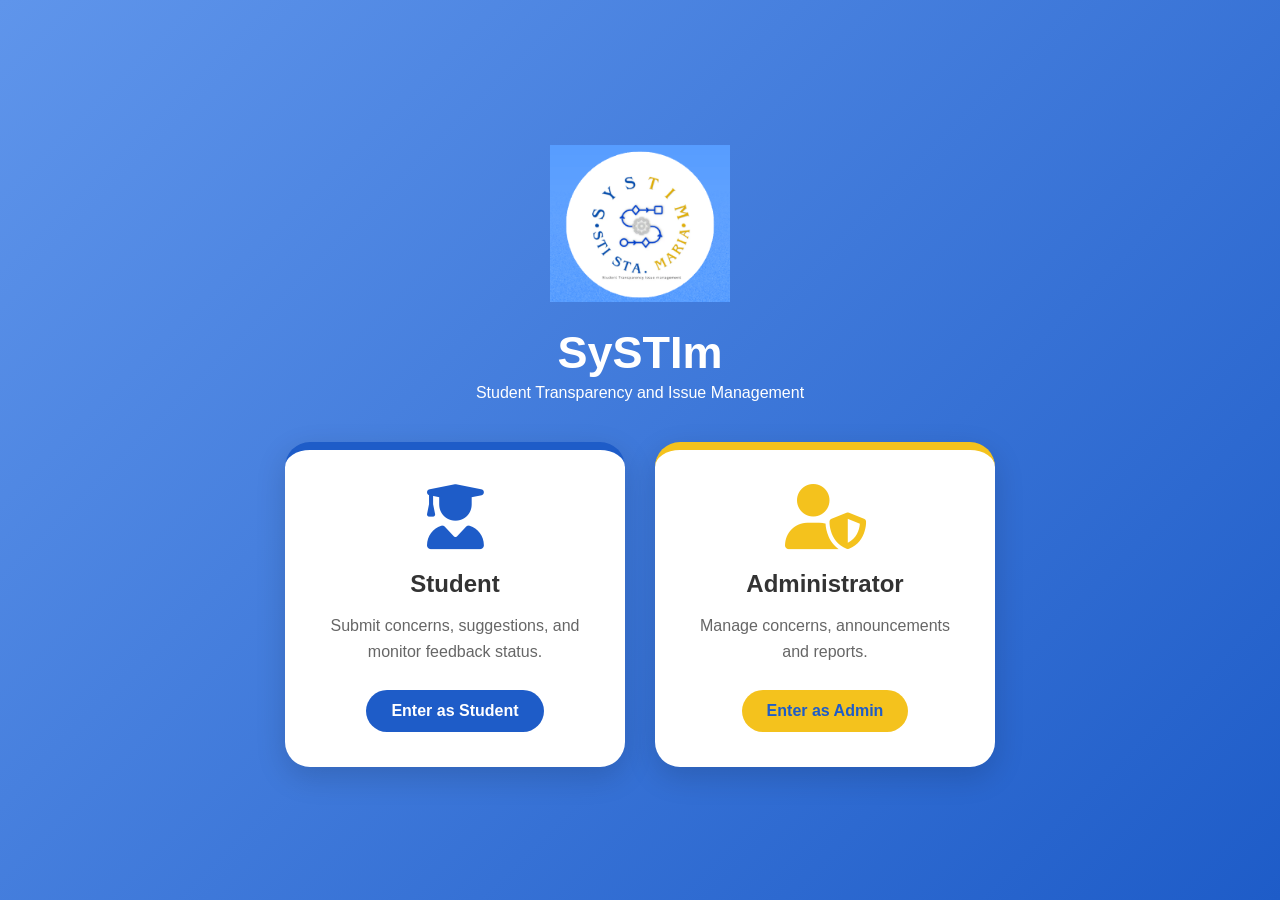
<file: index.html>
<!DOCTYPE html>
<html lang="en">
<head>
    <meta charset="UTF-8">
    <meta name="viewport" content="width=device-width, initial-scale=1.0">
    <title>SySTIm</title>

    <link rel="stylesheet" href="style.css">

    <link rel="stylesheet"
    href="https://cdnjs.cloudflare.com/ajax/libs/font-awesome/6.5.1/css/all.min.css">
</head>
<body>

<div class="container">

    <div class="logo-section">
        <img src="image.png" alt="Campus Pulse Logo">

        <h1>SySTIm</h1>

        <p>
            Student Transparency and Issue Management
        </p>
    </div>

    <div class="cards-container">

        <div class="card student-card">

            <i class="fas fa-user-graduate"></i>

            <h2>Student</h2>

            <p>
                Submit concerns, suggestions,
                and monitor feedback status.
            </p>

            <a href="student-login.html">
                Enter as Student
            </a>

        </div>

        <div class="card admin-card">

            <i class="fas fa-user-shield"></i>

            <h2>Administrator</h2>

            <p>
                Manage concerns,
                announcements and reports.
            </p>

            <a href="admin-login.html">
                Enter as Admin
            </a>

        </div>

    </div>

</div>

</body>
</html>
</file>
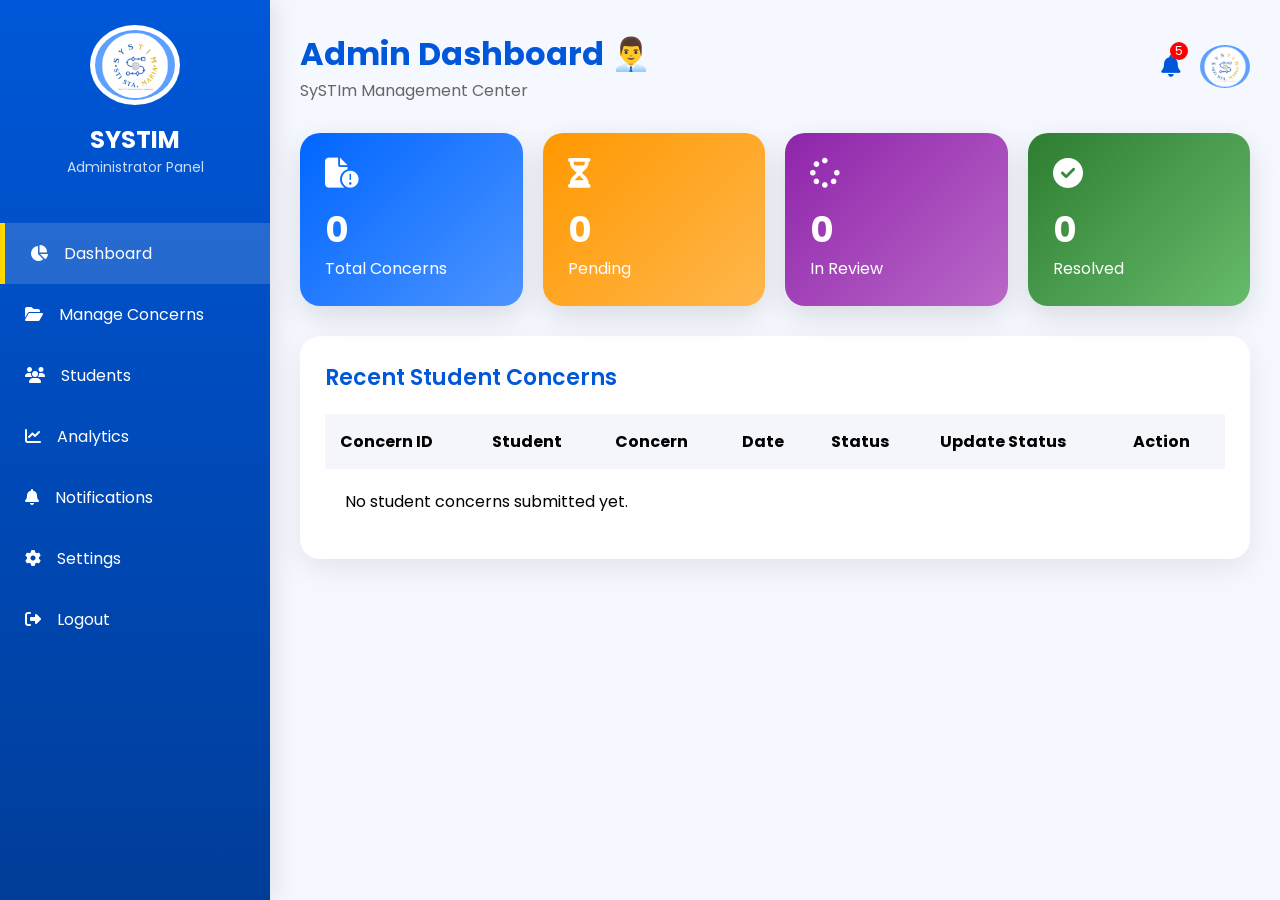
<file: admin-dashboard.html>
<!DOCTYPE html>
<html lang="en">
<head>
<meta charset="UTF-8">
<meta name="viewport" content="width=device-width, initial-scale=1.0">
<title>SYSTIM Admin Dashboard</title>

<link rel="stylesheet" href="admin-dashboard.css">

<link href="https://fonts.googleapis.com/css2?family=Poppins:wght@300;400;500;600;700&display=swap" rel="stylesheet">

<link rel="stylesheet"
href="https://cdnjs.cloudflare.com/ajax/libs/font-awesome/6.5.1/css/all.min.css">

</head>
<body>

<div class="sidebar">

    <div class="logo">
        <img src="image.png" alt="Logo">
        <h2>SYSTIM</h2>
        <p>Administrator Panel</p>
    </div>

    <ul>

        <li class="active">
            <i class="fas fa-chart-pie"></i>
            Dashboard
        </li>

        <li>
            <i class="fas fa-folder-open"></i>
            Manage Concerns
        </li>

        <li>
    <a href="students.html">
        <i class="fas fa-users"></i>
        Students
    </a>
</li>

        <li>
            <i class="fas fa-chart-line"></i>
            Analytics
        </li>

        <li>
            <i class="fas fa-bell"></i>
            Notifications
        </li>

        <li>
            <i class="fas fa-gear"></i>
            Settings
        </li>

        <li onclick="logout()">
            <i class="fas fa-right-from-bracket"></i>
            Logout
        </li>

    </ul>

</div>

<div class="main-content">

    <div class="topbar">

        <div>
            <h1>Admin Dashboard 👨‍💼</h1>
            <p>SySTIm Management Center</p>
        </div>

        <div class="profile">

            <div class="notification">
                <i class="fas fa-bell"></i>
                <span>5</span>
            </div>

            <img src="image.png" alt="Profile">

        </div>

    </div>

    
<!-- DASHBOARD CARDS -->

<div class="cards">

    <div class="card blue">
        <i class="fas fa-file-circle-exclamation"></i>
        <h2 id="totalCount">0</h2>
        <p>Total Concerns</p>
    </div>

    <div class="card orange">
        <i class="fas fa-hourglass-half"></i>
        <h2 id="pendingCount">0</h2>
        <p>Pending</p>
    </div>

    <div class="card purple">
        <i class="fas fa-spinner"></i>
        <h2 id="reviewCount">0</h2>
        <p>In Review</p>
    </div>

    <div class="card green">
        <i class="fas fa-circle-check"></i>
        <h2 id="resolvedCount">0</h2>
        <p>Resolved</p>
    </div>

</div>


<!-- MANAGE CONCERNS -->

<div class="table-container">

    <div class="section-title">
        Recent Student Concerns
    </div>

    <table>

        <thead>
            <tr>
                <th>Concern ID</th>
                <th>Student</th>
                <th>Concern</th>
                <th>Date</th>
                <th>Status</th>
                <th>Update Status</th>
                <th>Action</th>
            </tr>
        </thead>

        <tbody id="adminConcernList">

        </tbody>

    </table>

    <p id="emptyMessage" style="display:none; padding:20px;">
        No student concerns submitted yet.
    </p>

</div>


<script>

// LOAD ALL CONCERNS

function loadAdminConcerns() {

    let concerns = JSON.parse(
        localStorage.getItem("systimConcerns")
    ) || [];

    let table = document.getElementById("adminConcernList");

    table.innerHTML = "";

    let pending = 0;
    let review = 0;
    let resolved = 0;

    concerns.forEach(function(concern) {

        if (concern.status === "Pending") pending++;
        if (concern.status === "In Review") review++;
        if (concern.status === "Resolved") resolved++;

        let row = document.createElement("tr");

        let id = document.createElement("td");
        id.textContent = "#" + concern.id;

        let student = document.createElement("td");
        student.textContent = concern.studentName || "Student";

        let subject = document.createElement("td");
        subject.textContent = concern.subject;

        let date = document.createElement("td");
        date.textContent = concern.date;

        let statusCell = document.createElement("td");
        let badge = document.createElement("span");

        badge.className = "status " +
            (concern.status === "Pending" ? "pending" :
            concern.status === "In Review" ? "review" : "resolved");

        badge.textContent = concern.status;
        statusCell.appendChild(badge);

        let updateCell = document.createElement("td");
        let select = document.createElement("select");

        ["Pending", "In Review", "Resolved"].forEach(function(status) {

            let option = document.createElement("option");
            option.value = status;
            option.textContent = status;
            option.selected = concern.status === status;

            select.appendChild(option);

        });

        select.addEventListener("change", function() {
            updateConcernStatus(concern.id, select.value);
        });

        updateCell.appendChild(select);

        let actionCell = document.createElement("td");
        let viewButton = document.createElement("button");

        viewButton.textContent = "View";
        viewButton.className = "view-btn";

        viewButton.addEventListener("click", function() {
            viewConcern(concern.id);
        });

        actionCell.appendChild(viewButton);

        [id, student, subject, date, statusCell, updateCell, actionCell]
            .forEach(cell => row.appendChild(cell));

        table.appendChild(row);

    });

    document.getElementById("totalCount").textContent = concerns.length;
    document.getElementById("pendingCount").textContent = pending;
    document.getElementById("reviewCount").textContent = review;
    document.getElementById("resolvedCount").textContent = resolved;

    document.getElementById("emptyMessage").style.display =
        concerns.length === 0 ? "block" : "none";
}


// UPDATE STATUS

function updateConcernStatus(id, newStatus) {

    let concerns = JSON.parse(
        localStorage.getItem("systimConcerns")
    ) || [];

    let concern = concerns.find(item => item.id === id);

    if (!concern) return;

    concern.status = newStatus;

    localStorage.setItem(
        "systimConcerns",
        JSON.stringify(concerns)
    );

    alert("Status updated successfully!");

    loadAdminConcerns();

}


// VIEW DETAILS

function viewConcern(id) {

    let concerns = JSON.parse(
        localStorage.getItem("systimConcerns")
    ) || [];

    let concern = concerns.find(item => item.id === id);

    if (!concern) return;

    alert(
        "CONCERN DETAILS\n\n" +
        "ID: " + concern.id + "\n" +
        "Category: " + concern.category + "\n" +
        "Subject: " + concern.subject + "\n" +
        "Details: " + concern.details + "\n" +
        "Date: " + concern.date + "\n" +
        "Status: " + concern.status
    );

}


// LOGOUT

function logout() {

    if (confirm("Are you sure you want to logout?")) {
        window.location.href = "admin-login.html";
    }

}


// AUTOMATIC REFRESH

window.addEventListener("storage", function(event) {

    if (event.key === "systimConcerns") {
        loadAdminConcerns();
    }

});


// INITIAL LOAD

loadAdminConcerns();

</script>

</body>
</html>



<script>

function logout(){

    if(confirm("Are you sure you want to logout?")){

        window.location.href = "admin-login.html";

    }

}

</script>

</body>
</html>
</file>
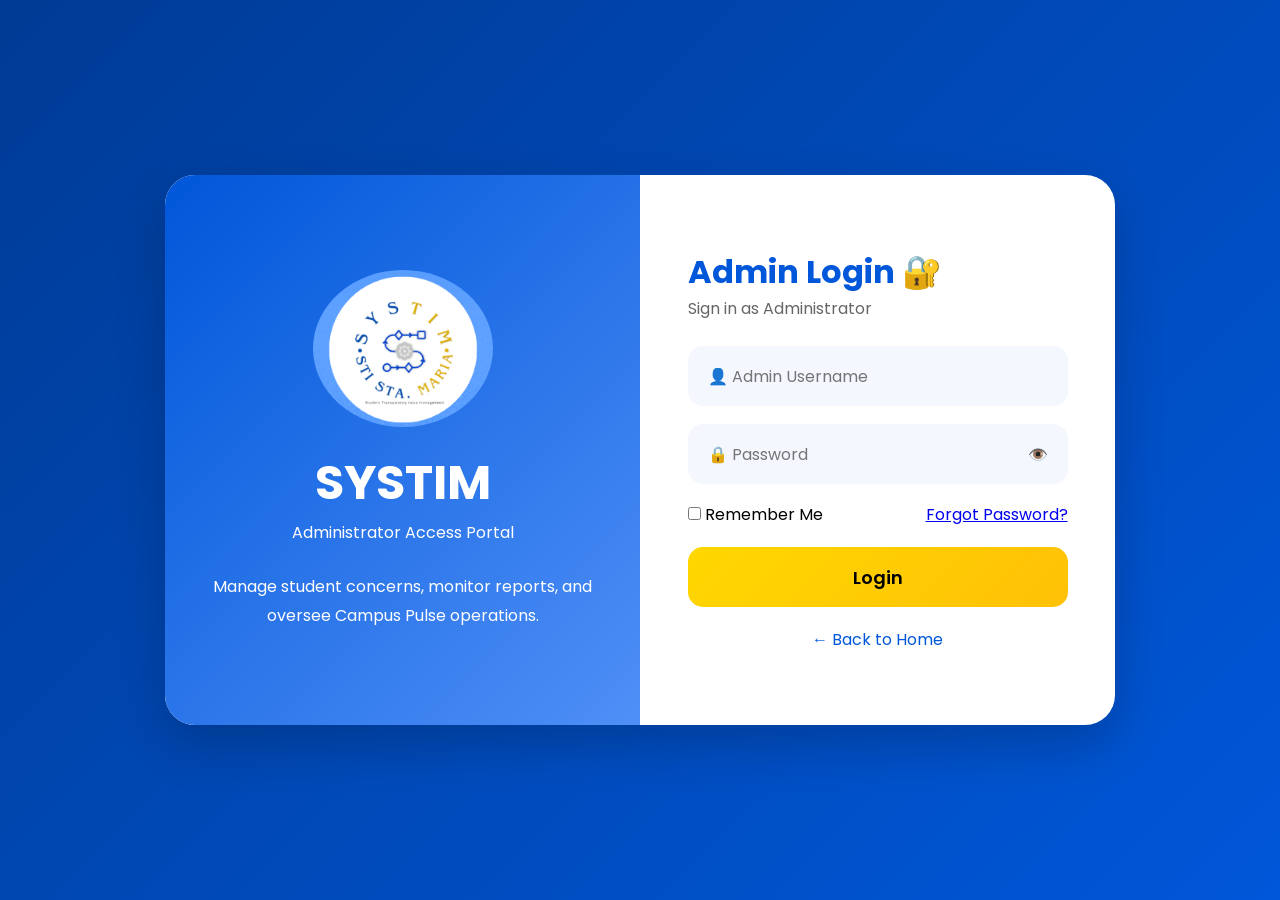
<file: admin-login.html>
<!DOCTYPE html>
<html lang="en">
<head>
    <meta charset="UTF-8">
    <meta name="viewport" content="width=device-width, initial-scale=1.0">
    <title>Admin Login | SYSTIM</title>

    <link rel="stylesheet" href="admin-login.css">

    <link href="https://fonts.googleapis.com/css2?family=Poppins:wght@300;400;500;600;700&display=swap" rel="stylesheet">
</head>
<body>

<div class="container">

    <div class="left">

        <img src="image.png" alt="SYSTIM Logo">

        <h1>SYSTIM</h1>

        <p>Administrator Access Portal</p>

        <br>

        <p>
            Manage student concerns, monitor reports, and oversee Campus Pulse operations.
        </p>

    </div>

    <div class="right">

        <div class="login-box">

            <h2>Admin Login 🔐</h2>

            <p>Sign in as Administrator</p>

            <div class="input-group">
                <input type="text"
                id="adminUsername"
                placeholder="👤 Admin Username">
            </div>

            <div class="input-group password-group">

                <input
                type="password"sdfhjkl;''
                id="adminPassword"
                placeholder="🔒 Password">

                <span
                class="toggle-password"
                onclick="togglePassword()">
                👁️
                </span>

            </div>

            <div class="remember">

                <label>
                    <input type="checkbox">
                    Remember Me
                </label>

                <a href="#">
                    Forgot Password?
                </a>

            </div>

            <button class="login-btn"
            onclick="adminLogin()">

                Login

            </button>

            <div class="links">

                <a href="index.html">
                    ← Back to Home
                </a>

            </div>

        </div>

    </div>

</div>

<script>

function adminLogin(){

    const username =
    document.getElementById("adminUsername").value;

    const password =
    document.getElementById("adminPassword").value;

    if(username === ""){
        alert("Enter admin username.");
        return;
    }

    if(password === ""){
        alert("Enter password.");
        return;
    }

    window.location.href =
    "admin-dashboard.html";

}

function togglePassword(){

    const password =
    document.getElementById("adminPassword");

    const eye =
    document.querySelector(".toggle-password");

    if(password.type === "password"){

        password.type = "text";
        eye.innerHTML = "🙈";

    }else{

        password.type = "password";
        eye.innerHTML = "👁️";

    }
}

</script>

</body>
</html>
</file>
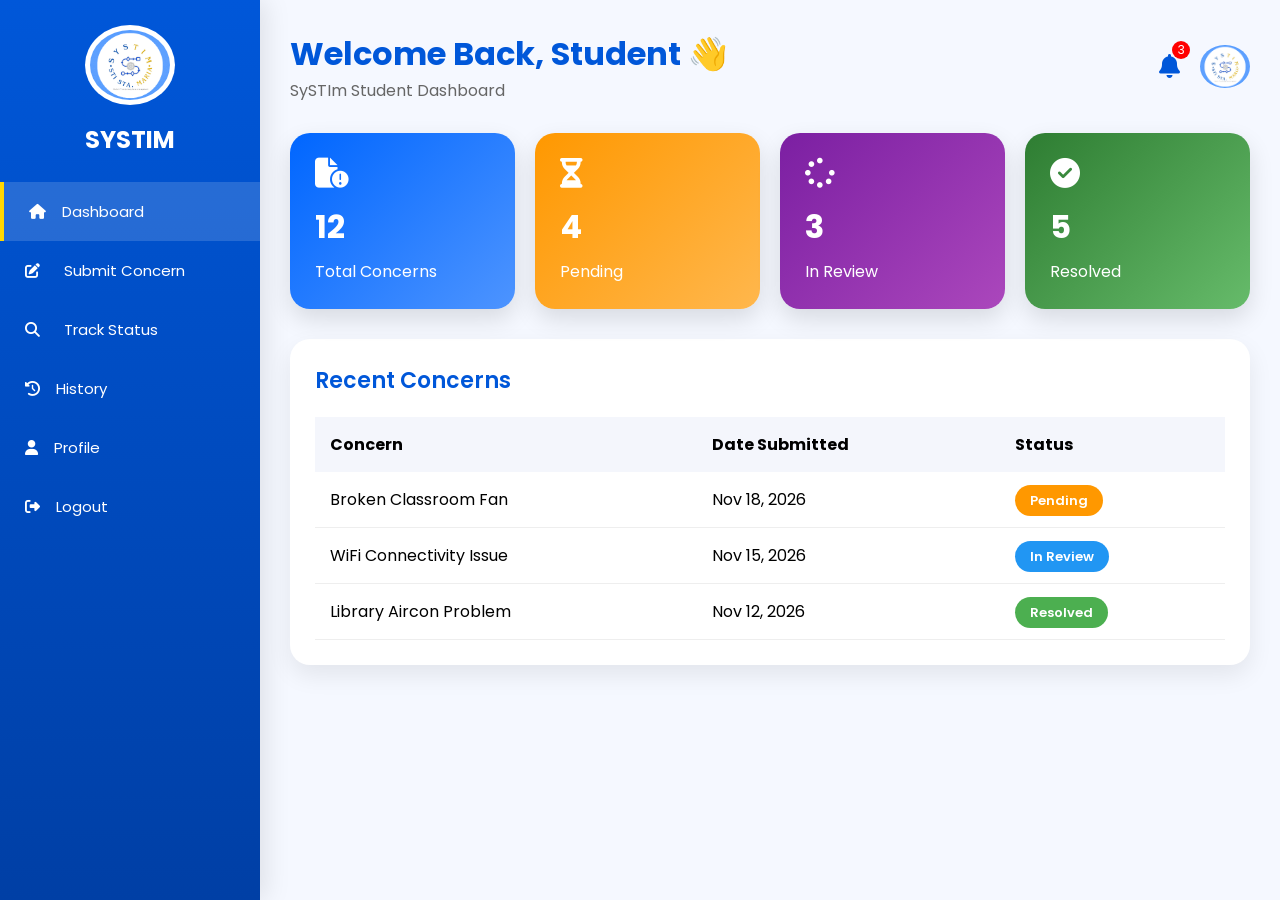
<file: student-dashboard.html>
<!DOCTYPE html>
<html lang="en">
<head>
<meta charset="UTF-8">
<meta name="viewport" content="width=device-width, initial-scale=1.0">

<title>SYSTIM Student Dashboard</title>

<link rel="stylesheet" href="student-dashboard.css">

<link href="https://fonts.googleapis.com/css2?family=Poppins:wght@300;400;500;600;700&display=swap" rel="stylesheet">

<link rel="stylesheet"
href="https://cdnjs.cloudflare.com/ajax/libs/font-awesome/6.5.1/css/all.min.css">

</head>

<body>

<div class="sidebar">

    <div class="logo">
        <img src="image.png" alt="Logo">
        <h2>SYSTIM</h2>
    </div>

    <ul>

        <li class="active">
            <i class="fas fa-house"></i>
            Dashboard
        </li>

        <li>
    <a href="submit-concern.html">
        <i class="fas fa-pen-to-square"></i>
        Submit Concern
    </a>
</li>

        <li>
    <a href="track-status.html">
        <i class="fas fa-magnifying-glass"></i>
        Track Status
    </a>
</li>

        <li>
            <i class="fas fa-clock-rotate-left"></i>
            History
        </li>

        <li>
            <i class="fas fa-user"></i>
            Profile
        </li>

        <li>
            <i class="fas fa-right-from-bracket"></i>
            Logout
        </li>

    </ul>

</div>

<div class="main-content">

    <div class="topbar">

        <div>
            <h1>Welcome Back, Student 👋</h1>
            <p>SySTIm Student Dashboard</p>
        </div>

        <div class="top-icons">

            <div class="notification">
                <i class="fas fa-bell"></i>
                <span>3</span>
            </div>

            <img src="image.png" alt="Profile">

        </div>

    </div>

    <!-- CARDS -->

    <div class="cards">

        <div class="card blue">
            <i class="fas fa-file-circle-exclamation"></i>
            <h2>12</h2>
            <p>Total Concerns</p>
        </div>

        <div class="card orange">
            <i class="fas fa-hourglass-half"></i>
            <h2>4</h2>
            <p>Pending</p>
        </div>

        <div class="card purple">
            <i class="fas fa-spinner"></i>
            <h2>3</h2>
            <p>In Review</p>
        </div>

        <div class="card green">
            <i class="fas fa-circle-check"></i>
            <h2>5</h2>
            <p>Resolved</p>
        </div>

    </div>

    <!-- RECENT CONCERNS -->

    <div class="table-container">

        <div class="section-title">
            Recent Concerns
        </div>

        <table>

            <thead>

                <tr>
                    <th>Concern</th>
                    <th>Date Submitted</th>
                    <th>Status</th>
                </tr>

            </thead>

            <tbody>

                <tr>
                    <td>Broken Classroom Fan</td>
                    <td>Nov 18, 2026</td>
                    <td><span class="status pending">Pending</span></td>
                </tr>

                <tr>
                    <td>WiFi Connectivity Issue</td>
                    <td>Nov 15, 2026</td>
                    <td><span class="status review">In Review</span></td>
                </tr>

                <tr>
                    <td>Library Aircon Problem</td>
                    <td>Nov 12, 2026</td>
                    <td><span class="status resolved">Resolved</span></td>
                </tr>

            </tbody>

        </table>

    </div>

</div>

</body>
</html>
</file>
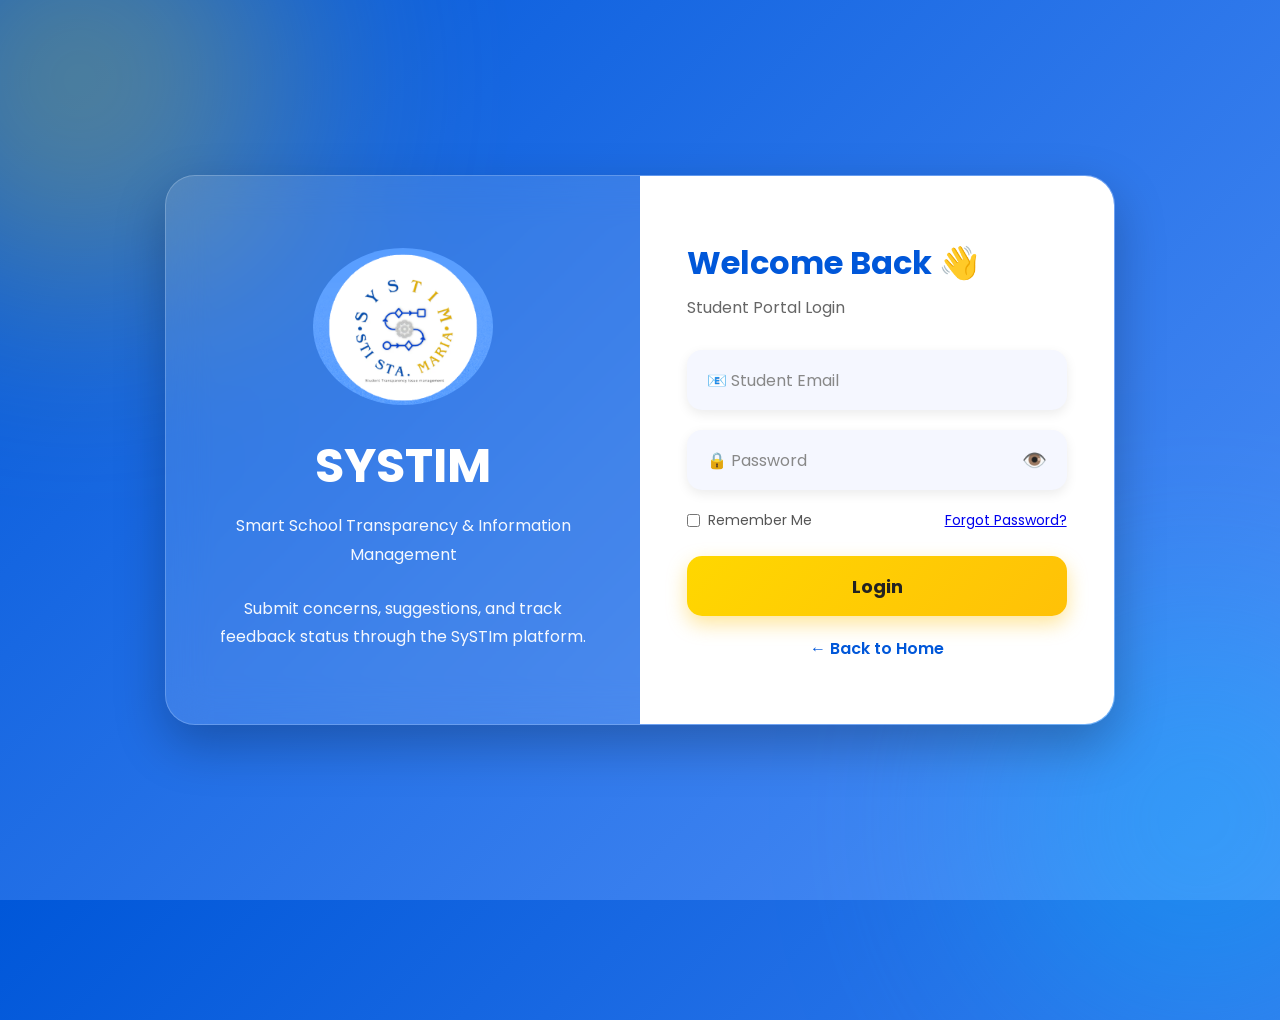
<file: student-login.html>
<!DOCTYPE html>
<html lang="en">
<head>
    <meta charset="UTF-8">
    <meta name="viewport" content="width=device-width, initial-scale=1.0">

    <title>Student Login | SYSTIM</title>

    <link rel="stylesheet" href="student-login.css">

    <link href="https://fonts.googleapis.com/css2?family=Poppins:wght@300;400;500;600;700&display=swap" rel="stylesheet">
</head>

<body>

    <div class="container">

        <!-- LEFT SIDE -->

        <div class="left">

            <img src="image.png" alt="SYSTIM Logo">

            <h1>SYSTIM</h1>

            <p>
                Smart School Transparency & Information Management
            </p>

            <br>

            <p>
                Submit concerns, suggestions, and track feedback status through the SySTIm platform.
            </p>

        </div>

        <!-- RIGHT SIDE -->

        <div class="right">

            <div class="login-box">

                <h2>Welcome Back 👋</h2>

                <p>Student Portal Login</p>

                <!-- Email -->

                <div class="input-group">
                    <input
                        type="email"
                        id="email"
                        placeholder="📧 Student Email"
                        required
                    >
                </div>

                <!-- Password -->

                <div class="input-group password-group">

                    <input
                        type="password"
                        id="password"
                        placeholder="🔒 Password"
                        required
                    >

                    <span
                        class="toggle-password"
                        onclick="togglePassword()"
                    >
                        👁️
                    </span>

                </div>

                <!-- Remember Me -->

                <div class="remember">

                    <label>
                        <input type="checkbox">
                        Remember Me
                    </label>

                    <a href="#">
                        Forgot Password?
                    </a>

                </div>

                <!-- Login Button -->

                <button class="login-btn" onclick="loginStudent()">
    Login
</button>

                

                <div class="links">
                    <a href="index.html">
                        ← Back to Home
                    </a>
                </div>

            </div>

        </div>

    </div>

    <script>

/* =================================
   SYSTIM STUDENT LOGIN
================================= */

// SHOW / HIDE PASSWORD

function togglePassword() {

    const password = document.getElementById("password");
    const icon = document.querySelector(".toggle-password");

    if (password.type === "password") {
        password.type = "text";
        icon.innerHTML = "🙈";
    } else {
        password.type = "password";
        icon.innerHTML = "👁️";
    }

}


// STUDENT LOGIN

function loginStudent() {

    const email = document.getElementById("email").value.trim().toLowerCase();
    const password = document.getElementById("password").value;

    // VALIDATION

    if (email === "") {
        alert("Please enter your student email.");
        return;
    }

    if (password === "") {
        alert("Please enter your password.");
        return;
    }

    // GET EXISTING STUDENTS

    let students = JSON.parse(
        localStorage.getItem("systimStudents")
    ) || [];

    // FIND EXISTING STUDENT

    let existingStudent = students.find(function(student) {
        return student.email.toLowerCase() === email;
    });

    // STUDENT INFORMATION

    let studentId = existingStudent
        ? existingStudent.studentId
        : email;

    let studentName = existingStudent
        ? existingStudent.name
        : "Student";

    let loginDate = new Date().toLocaleString("en-PH");

    // UPDATE EXISTING STUDENT

    if (existingStudent) {

        existingStudent.lastLogin = loginDate;
        existingStudent.status = "Logged In";

    }

    // REGISTER NEW LOGIN RECORD

    else {

        students.push({

            studentId: studentId,
            name: studentName,
            email: email,
            lastLogin: loginDate,
            concernCount: 0,
            status: "Logged In"

        });

    }

    // SAVE STUDENT RECORDS

    localStorage.setItem(
        "systimStudents",
        JSON.stringify(students)
    );

    // SAVE CURRENT STUDENT SESSION

    localStorage.setItem(
        "systimCurrentStudent",
        JSON.stringify({

            studentId: studentId,
            name: studentName,
            email: email

        })
    );

    alert("Login successful!");

    // GO TO STUDENT DASHBOARD

    window.location.href = "student-dashboard.html";

}

    </script>

    

</body>
</html>
</file>
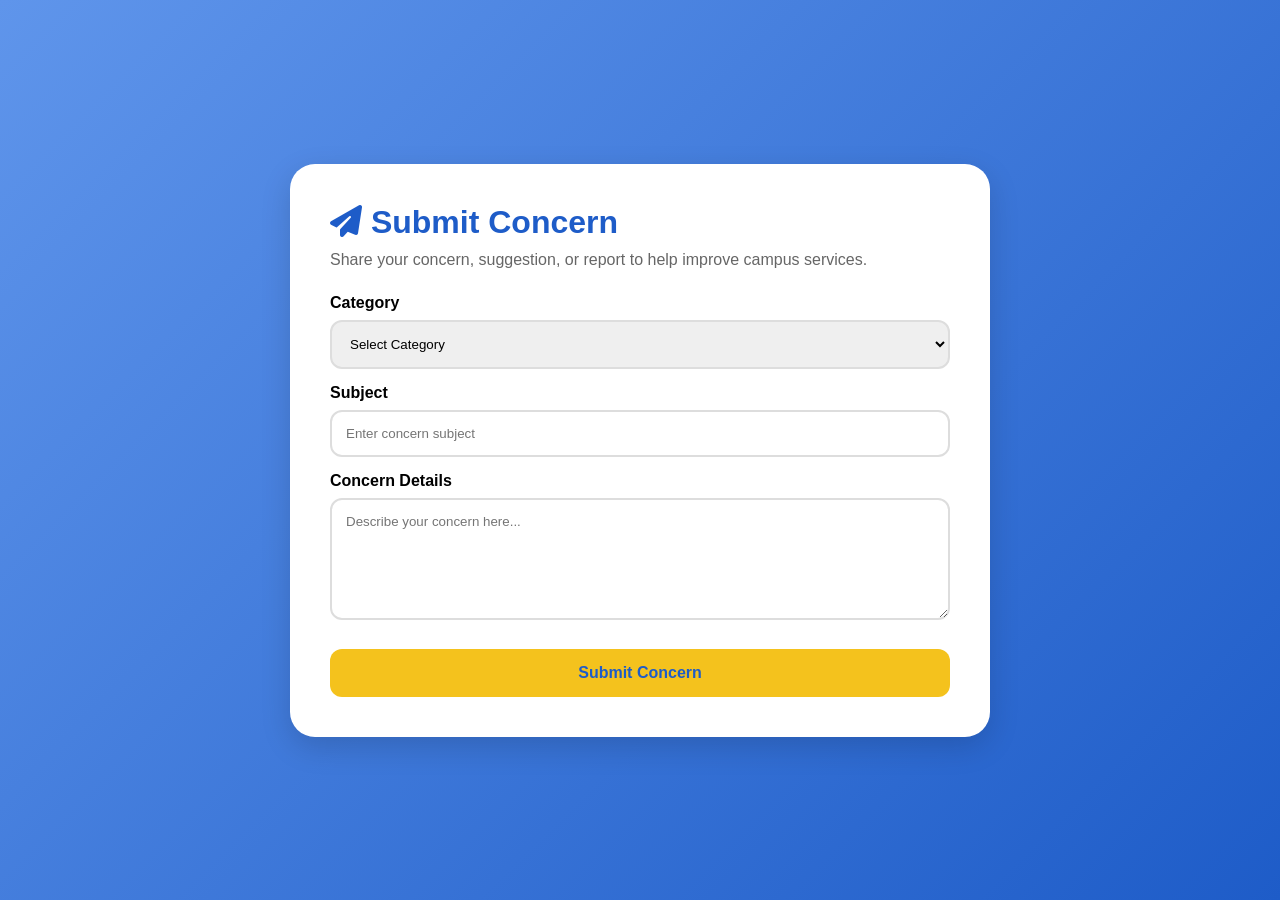
<file: submit-concern.html>
<!DOCTYPE html>
<html lang="en">
<head>
    <meta charset="UTF-8">
    <meta name="viewport" content="width=device-width, initial-scale=1.0">
    <title>Submit Concern | Campus Pulse</title>

    <link rel="stylesheet" href="submit-concern.css">

    <link rel="stylesheet"
    href="https://cdnjs.cloudflare.com/ajax/libs/font-awesome/6.5.1/css/all.min.css">
</head>
<body>

<div class="container">

    <div class="form-card">

        <h1>
            <i class="fas fa-paper-plane"></i>
            Submit Concern
        </h1>

        <p>
            Share your concern, suggestion, or report to help improve campus services.
        </p>

<form id="concernForm">

    <label>Category</label>
    <select id="category" required>
        <option value="">Select Category</option>
        <option>Facilities</option>
        <option>Academic Concern</option>
        <option>Student Services</option>
        <option>Bullying Report</option>
        <option>Safety Concern</option>
        <option>Suggestion</option>
        <option>Others</option>
    </select>

    <label>Subject</label>
    <input
        type="text"
        id="subject"
        placeholder="Enter concern subject"
        required>

    <label>Concern Details</label>
    <textarea
        id="details"
        rows="6"
        placeholder="Describe your concern here..."
        required></textarea>

    <button type="submit">
        Submit Concern
    </button>

</form>

<script>

document.getElementById("concernForm").addEventListener("submit", function(e) {

    e.preventDefault();

    let category = document.getElementById("category").value;
    let subject = document.getElementById("subject").value.trim();
    let details = document.getElementById("details").value.trim();

    let concerns = JSON.parse(localStorage.getItem("systimConcerns")) || [];

    let newConcern = {
        id: "SY" + String(Date.now()).slice(-6),
        category: category,
        subject: subject,
        details: details,
        date: new Date().toLocaleDateString("en-US", {
            month: "short",
            day: "numeric",
            year: "numeric"
        }),
        status: "Pending"
    };

    concerns.unshift(newConcern);

    localStorage.setItem("systimConcerns", JSON.stringify(concerns));

    alert("Your concern has been submitted successfully!");

    document.getElementById("concernForm").reset();

    window.location.href = "track-status.html";

});


function saveConcern(category, subject, details) {

    // GET CURRENT LOGGED-IN STUDENT

    let student = JSON.parse(
        localStorage.getItem("systimCurrentStudent")
    );

    if (!student) {

        alert("Please login first!");

        window.location.href = "student-login.html";

        return;

    }

    // GET EXISTING CONCERNS

    let concerns = JSON.parse(
        localStorage.getItem("systimConcerns")
    ) || [];

    // CREATE NEW CONCERN

    let newConcern = {

        id: "SY" + Date.now(),

        studentId: student.studentId,

        studentName: student.name,

        studentEmail: student.email,

        category: category,

        subject: subject,

        details: details,

        date: new Date().toLocaleDateString("en-US", {
            month: "short",
            day: "numeric",
            year: "numeric"
        }),

        status: "Pending"

    };

    concerns.push(newConcern);

    // SAVE TO LOCAL STORAGE

    localStorage.setItem(
        "systimConcerns",
        JSON.stringify(concerns)
    );

    alert("Your concern has been submitted successfully!");

    window.location.href = "track-status.html";

}


</script>


    </div>

</div>

</body>
</html>
</file>
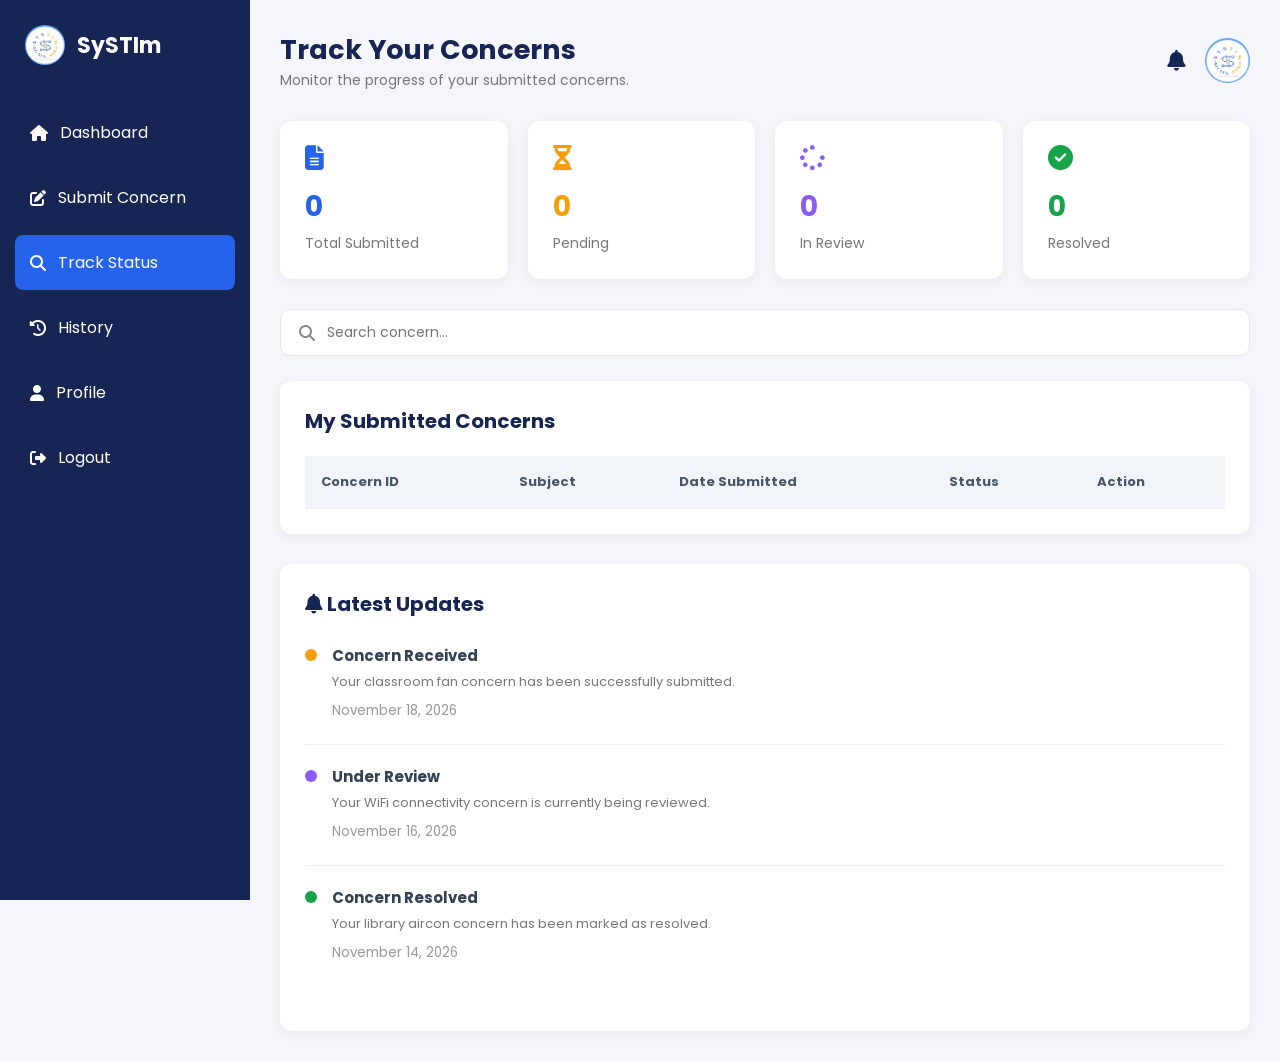
<file: track-status.html>
<!DOCTYPE html>
<html lang="en">
<head>
    <meta charset="UTF-8">
    <meta name="viewport" content="width=device-width, initial-scale=1.0">

    <title>Track Status | SySTIm</title>

    <link rel="stylesheet" href="track-status.css">

    <link href="https://fonts.googleapis.com/css2?family=Poppins:wght@300;400;500;600;700&display=swap" rel="stylesheet">

    <link rel="stylesheet"
    href="https://cdnjs.cloudflare.com/ajax/libs/font-awesome/6.5.1/css/all.min.css">
</head>

<body>

<div class="sidebar">

    <div class="logo">
        <img src="image.png" alt="Logo">
        <h2>SySTIm</h2>
    </div>

    <ul>
        <li>
            <a href="student-dashboard.html">
                <i class="fas fa-house"></i>
                Dashboard
            </a>
        </li>

        <li>
            <a href="submit-concern.html">
                <i class="fas fa-pen-to-square"></i>
                Submit Concern
            </a>
        </li>

        <li class="active">
            <a href="track-status.html">
                <i class="fas fa-magnifying-glass"></i>
                Track Status
            </a>
        </li>

        <li>
            <a href="history.html">
                <i class="fas fa-clock-rotate-left"></i>
                History
            </a>
        </li>

        <li>
            <a href="profile.html">
                <i class="fas fa-user"></i>
                Profile
            </a>
        </li>

        <li>
            <a href="index.html">
                <i class="fas fa-right-from-bracket"></i>
                Logout
            </a>
        </li>
    </ul>

</div>


<div class="main-content">

    <div class="topbar">

        <div>
            <h1>Track Your Concerns</h1>
            <p>Monitor the progress of your submitted concerns.</p>
        </div>

        <div class="profile">
            <i class="fas fa-bell"></i>
            <img src="image.png" alt="Profile">
        </div>

    </div>


    <!-- SUMMARY CARDS -->

    
<div class="cards">

    <div class="card blue">
        <i class="fas fa-file-alt"></i>
        <h2 id="totalCount">0</h2>
        <p>Total Submitted</p>
    </div>

    <div class="card orange">
        <i class="fas fa-hourglass-half"></i>
        <h2 id="pendingCount">0</h2>
        <p>Pending</p>
    </div>

    <div class="card purple">
        <i class="fas fa-spinner"></i>
        <h2 id="reviewCount">0</h2>
        <p>In Review</p>
    </div>

    <div class="card green">
        <i class="fas fa-circle-check"></i>
        <h2 id="resolvedCount">0</h2>
        <p>Resolved</p>
    </div>

</div>



    <!-- SEARCH -->

    <div class="search-box">

        <i class="fas fa-search"></i>

        <input
            type="text"
            id="searchInput"
            placeholder="Search concern..."
            onkeyup="searchConcern()">

    </div>


    <!-- CONCERNS TABLE -->

    <div class="table-container">

        <h2>My Submitted Concerns</h2>

        <table id="concernTable">

            <thead>
                <tr>
                    <th>Concern ID</th>
                    <th>Subject</th>
                    <th>Date Submitted</th>
                    <th>Status</th>
                    <th>Action</th>
                </tr>
            </thead>

            
<tbody id="concernList">

</tbody>


        </table>

        <p id="noResults" style="display:none;">
            No concerns found.
        </p>

    </div>


    <!-- STATUS DETAILS -->

    <div class="update-container">

        <h2>
            <i class="fas fa-bell"></i>
            Latest Updates
        </h2>

        <div class="update">
            <span class="dot orange-dot"></span>
            <div>
                <h3>Concern Received</h3>
                <p>Your classroom fan concern has been successfully submitted.</p>
                <small>November 18, 2026</small>
            </div>
        </div>

        <div class="update">
            <span class="dot purple-dot"></span>
            <div>
                <h3>Under Review</h3>
                <p>Your WiFi connectivity concern is currently being reviewed.</p>
                <small>November 16, 2026</small>
            </div>
        </div>

        <div class="update">
            <span class="dot green-dot"></span>
            <div>
                <h3>Concern Resolved</h3>
                <p>Your library aircon concern has been marked as resolved.</p>
                <small>November 14, 2026</small>
            </div>
        </div>

    </div>

</div>


<script>


function loadConcerns() {

    let concerns = JSON.parse(
        localStorage.getItem("systimConcerns")
    ) || [];

    let table = document.getElementById("concernList");

    table.innerHTML = "";

    let pending = 0;
    let review = 0;
    let resolved = 0;

    concerns.forEach(function(concern) {

        if (concern.status === "Pending") {
            pending++;
        } else if (concern.status === "In Review") {
            review++;
        } else if (concern.status === "Resolved") {
            resolved++;
        }

        let statusClass = "";

        if (concern.status === "Pending") {
            statusClass = "pending";
        } else if (concern.status === "In Review") {
            statusClass = "review";
        } else if (concern.status === "Resolved") {
            statusClass = "resolved";
        }

        let row = document.createElement("tr");

        let values = [
            "#" + concern.id,
            concern.subject,
            concern.date,
            concern.status
        ];

        values.forEach(function(value, index) {

            let cell = document.createElement("td");

            if (index === 3) {
                let badge = document.createElement("span");
                badge.className = "status " + statusClass;
                badge.textContent = value;
                cell.appendChild(badge);
            } else {
                cell.textContent = value;
            }

            row.appendChild(cell);

        });

        let actionCell = document.createElement("td");

        let button = document.createElement("button");
        button.textContent = "View";

        button.addEventListener("click", function() {
            viewDetails(concern.id);
        });

        actionCell.appendChild(button);
        row.appendChild(actionCell);

        table.appendChild(row);

    });

    document.getElementById("totalCount").textContent =
        concerns.length;

    document.getElementById("pendingCount").textContent =
        pending;

    document.getElementById("reviewCount").textContent =
        review;

    document.getElementById("resolvedCount").textContent =
        resolved;

}


function viewDetails(id) {

    let concerns = JSON.parse(
        localStorage.getItem("systimConcerns")
    ) || [];

    let concern = concerns.find(item => item.id === id);

    if (!concern) return;

    alert(
        "CONCERN DETAILS\n\n" +
        "ID: " + concern.id + "\n" +
        "Category: " + concern.category + "\n" +
        "Subject: " + concern.subject + "\n" +
        "Details: " + concern.details + "\n" +
        "Date: " + concern.date + "\n" +
        "Status: " + concern.status
    );

}


// SEARCH FUNCTION

function searchConcern() {

    let input = document.getElementById("searchInput")
        .value.toLowerCase();

    let rows = document.querySelectorAll("#concernList tr");

    let found = 0;

    rows.forEach(function(row) {

        let text = row.innerText.toLowerCase();

        if (text.includes(input)) {
            row.style.display = "";
            found++;
        } else {
            row.style.display = "none";
        }

    });

    document.getElementById("noResults").style.display =
        found === 0 ? "block" : "none";

}


// LOAD DATA

loadConcerns();




function viewDetails(id) {

    const details = {
        SY001: "Broken Classroom Fan\nStatus: Pending\nYour concern has been received and is waiting for review.",
        SY002: "WiFi Connectivity Issue\nStatus: In Review\nYour concern is currently being reviewed.",
        SY003: "Library Aircon Problem\nStatus: Resolved\nYour concern has been marked as resolved."
    };

    alert(details[id] || "Concern details not found.");

}

// AUTOMATICALLY REFRESH WHEN ADMIN UPDATES STATUS

window.addEventListener("storage", function(event) {

    if (event.key === "systimConcerns") {
        loadConcerns();
    }

});


</script>

</body>
</html>
</file>
<file: style.css>
*{
    margin:0;
    padding:0;
    box-sizing:border-box;
    font-family:'Segoe UI',sans-serif;
}

body{
    min-height:100vh;

    display:flex;
    justify-content:center;
    align-items:center;

    background:linear-gradient(
    135deg,
    #5F95EB,
    #1E5CC8
    );

    padding:20px;
}

.container{
    width:100%;
    max-width:1200px;
    text-align:center;
}

.logo-section img{
    width:180px;
    height:180px;
    object-fit:contain;
    margin-bottom:10px;
}

.logo-section h1{
    font-size:45px;
    color:white;
    font-weight:700;
}

.logo-section p{
    color:white;
    font-size:16px;
    margin-top:5px;
    margin-bottom:40px;
}

.cards-container{
    display:flex;
    justify-content:center;
    gap:30px;
    flex-wrap:wrap;
}

.card{
    width:340px;

    background:white;

    border-radius:25px;

    padding:35px 30px;

    box-shadow:
    0 10px 30px rgba(0,0,0,.15);

    transition:.3s ease;
}

.card:hover{
    transform:translateY(-10px);
}

.student-card{
    border-top:8px solid #1E5CC8;
}

.admin-card{
    border-top:8px solid #F4C21D;
}

.card i{
    font-size:65px;
    margin-bottom:20px;
}

.student-card i{
    color:#1E5CC8;
}

.admin-card i{
    color:#F4C21D;
}

.card h2{
    margin-bottom:15px;
    color:#333;
}

.card p{
    color:#666;
    line-height:1.6;
    margin-bottom:25px;
}

.card a{
    text-decoration:none;

    display:inline-block;

    padding:12px 25px;

    border-radius:50px;

    font-weight:bold;

    transition:.3s;
}

.student-card a{
    background:#1E5CC8;
    color:white;
}

.student-card a:hover{
    background:#174ba8;
}

.admin-card a{
    background:#F4C21D;
    color:#1E5CC8;
}

.admin-card a:hover{
    background:#ffd43b;
}

@media(max-width:768px){

    .logo-section img{
        width:140px;
        height:140px;
    }

    .logo-section h1{
        font-size:35px;
    }

    .card{
        width:100%;
        max-width:350px;
    }
}
</file>
<file: admin-dashboard.css>
*{
    margin:0;
    padding:0;
    box-sizing:border-box;
    font-family:'Poppins',sans-serif;
}

body{
    background:#f5f8ff;
}

/* SIDEBAR */

.sidebar{
    position:fixed;
    width:270px;
    height:100vh;
    background:linear-gradient(
        180deg,
        #0057D9,
        #003D99
    );
    color:white;
    box-shadow:5px 0 25px rgba(0,0,0,.1);
}

.logo{
    text-align:center;
    padding:25px;
}

.logo img{
    width:90px;
    background:white;
    border-radius:50%;
    padding:5px;
    margin-bottom:10px;
}

.logo p{
    opacity:.8;
    font-size:14px;
}

.sidebar ul{
    list-style:none;
    margin-top:20px;
}

.sidebar ul li{
    padding:18px 25px;
    cursor:pointer;
    transition:.3s;
}

.sidebar ul li i{
    margin-right:12px;
}

.sidebar ul li:hover,
.sidebar ul li.active{
    background:rgba(255,255,255,.15);
    border-left:5px solid #FFD700;
}

/* MAIN */

.main-content{
    margin-left:270px;
    padding:30px;
}

/* TOPBAR */

.topbar{
    display:flex;
    justify-content:space-between;
    align-items:center;
}

.topbar h1{
    color:#0057D9;
}

.topbar p{
    color:#666;
}

.profile{
    display:flex;
    align-items:center;
    gap:20px;
}

.profile img{
    width:50px;
    border-radius:50%;
}

.notification{
    position:relative;
    color:#0057D9;
    font-size:22px;
}

.notification span{
    position:absolute;
    top:-8px;
    right:-8px;

    width:18px;
    height:18px;

    background:red;
    color:white;

    border-radius:50%;
    font-size:12px;

    display:flex;
    justify-content:center;
    align-items:center;
}

/* CARDS */

.cards{
    margin-top:30px;
    display:grid;
    grid-template-columns:repeat(4,1fr);
    gap:20px;
}

.card{
    color:white;
    padding:25px;
    border-radius:20px;
    box-shadow:0 10px 30px rgba(0,0,0,.12);
    transition:.3s;
}

.card:hover{
    transform:translateY(-5px);
}

.card i{
    font-size:30px;
    margin-bottom:15px;
}

.card h2{
    font-size:35px;
}

.blue{
    background:linear-gradient(135deg,#0066ff,#4d94ff);
}

.orange{
    background:linear-gradient(135deg,#ff9800,#ffb74d);
}

.purple{
    background:linear-gradient(135deg,#8e24aa,#ba68c8);
}

.green{
    background:linear-gradient(135deg,#2e7d32,#66bb6a);
}

/* TABLE */

.table-container{
    margin-top:30px;
    background:white;
    border-radius:20px;
    padding:25px;
    box-shadow:0 10px 30px rgba(0,0,0,.08);
}

.section-title{
    font-size:22px;
    color:#0057D9;
    font-weight:600;
    margin-bottom:20px;
}

table{
    width:100%;
    border-collapse:collapse;
}

th{
    background:#f4f6fc;
    padding:15px;
    text-align:left;
}

td{
    padding:15px;
    border-bottom:1px solid #eee;
}

.status{
    color:white;
    padding:6px 15px;
    border-radius:20px;
    font-size:12px;
    font-weight:600;
}

.pending{
    background:#ff9800;
}

.review{
    background:#2196f3;
}

.resolved{
    background:#4caf50;
}

/* VIEW BUTTON */

.view-btn{
    border:none;
    background:#0057D9;
    color:white;
    padding:8px 18px;
    border-radius:8px;
    cursor:pointer;
    transition:.3s;
}

.view-btn:hover{
    background:#003D99;
}

/* RESPONSIVE */

@media(max-width:900px){

    .cards{
        grid-template-columns:repeat(2,1fr);
    }

}

@media(max-width:768px){

    .sidebar{
        display:none;
    }

    .main-content{
        margin-left:0;
    }

    .cards{
        grid-template-columns:1fr;
    }

    .topbar{
        flex-direction:column;
        align-items:flex-start;
        gap:15px;
    }

}


/* MANAGE CONCERNS */

.table-container {
    overflow-x: auto;
}

.table-container table {
    min-width: 850px;
    width: 100%;
    border-collapse: collapse;
}

.table-container select {
    padding: 9px 10px;
    border: 1px solid #d1d5db;
    border-radius: 6px;
    background: white;
    color: #334155;
    cursor: pointer;
    outline: none;
    font-family: 'Poppins', sans-serif;
    font-size: 12px;
}

.table-container select:focus {
    border-color: #2563eb;
}

.view-btn {
    padding: 8px 15px;
    background: #2563eb;
    color: white;
    border: none;
    border-radius: 6px;
    cursor: pointer;
}

.view-btn:hover {
    background: #1d4ed8;
}


/* SIDEBAR LINK COLOR FIX */

.sidebar ul li a,
.sidebar ul li a:link,
.sidebar ul li a:visited,
.sidebar ul li a:hover,
.sidebar ul li a:active {
    color: #ffffff !important;
    text-decoration: none !important;
}

/* ICON COLOR */
.sidebar ul li a i {
    color: #ffffff !important;
}

/* KEEP ORIGINAL SIDEBAR DESIGN */
.sidebar ul li {
    color: #ffffff;
    padding: 18px 25px;
    cursor: pointer;
    transition: .3s;
}

.sidebar ul li:hover,
.sidebar ul li.active {
    background: rgba(255,255,255,.15);
    border-left: 5px solid #FFD700;
}

.sidebar ul li a {
    display: block;
    color: white;
    text-decoration: none;
    width: 100%;
}

.sidebar ul li a i {
    color: white;
    margin-right: 12px;
}

.sidebar ul li a:hover {
    color: white;
    text-decoration: none;
}
</file>
<file: admin-login.css>
*{
    margin:0;
    padding:0;
    box-sizing:border-box;
    font-family:'Poppins',sans-serif;
}

body{
    min-height:100vh;
    display:flex;
    justify-content:center;
    align-items:center;
    background:linear-gradient(135deg,#003b95,#0057D9);
}

.container{
    width:950px;
    max-width:95%;
    min-height:550px;
    display:flex;
    overflow:hidden;
    border-radius:30px;
    background:white;
    box-shadow:0 20px 50px rgba(0,0,0,.2);
}

.left{
    width:50%;
    background:linear-gradient(
    135deg,
    #0057D9,
    #4f8ff7);
    color:white;

    display:flex;
    flex-direction:column;
    justify-content:center;
    align-items:center;

    padding:40px;
    text-align:center;
}

.left img{
    width:180px;
    border-radius:50%;
    margin-bottom:20px;
}

.left h1{
    font-size:3rem;
}

.left p{
    line-height:1.8;
}

.right{
    width:50%;
    display:flex;
    justify-content:center;
    align-items:center;
}

.login-box{
    width:80%;
}

.login-box h2{
    color:#0057D9;
    font-size:2rem;
}

.login-box p{
    margin-bottom:25px;
    color:#666;
}

.input-group{
    margin-bottom:18px;
}

.input-group input{
    width:100%;
    height:60px;
    border:none;
    border-radius:15px;
    background:#f5f7ff;
    padding:0 20px;
    font-size:16px;
}

.password-group{
    position:relative;
}

.toggle-password{
    position:absolute;
    right:20px;
    top:50%;
    transform:translateY(-50%);
    cursor:pointer;
}

.remember{
    display:flex;
    justify-content:space-between;
    margin-bottom:20px;
}

.login-btn{
    width:100%;
    height:60px;
    border:none;
    border-radius:15px;
    font-size:18px;
    font-weight:600;
    cursor:pointer;

    background:linear-gradient(
    135deg,
    #FFD700,
    #FFC107);
}

.links{
    margin-top:20px;
    text-align:center;
}

.links a{
    text-decoration:none;
    color:#0057D9;
}
</file>
<file: student-dashboard.css>
*{
    margin:0;
    padding:0;
    box-sizing:border-box;
    font-family:'Poppins',sans-serif;
}

body{
    background:#f5f8ff;
    display:flex;
}

/* SIDEBAR */

.sidebar{
    width:260px;
    height:100vh;
    background:linear-gradient(
        180deg,
        #0057D9,
        #003FA5
    );
    position:fixed;
    color:white;
    box-shadow:5px 0 25px rgba(0,0,0,.1);
}

.logo{
    text-align:center;
    padding:25px;
}

.logo img{
    width:90px;
    background:white;
    border-radius:50%;
    padding:5px;
}

.logo h2{
    margin-top:10px;
}

.sidebar ul{
    list-style:none;
}

.sidebar ul li{
    padding:18px 25px;
    cursor:pointer;
    transition:.3s;
    font-size:15px;
}

.sidebar ul li i{
    margin-right:12px;
}

.sidebar ul li:hover,
.sidebar ul li.active{
    background:rgba(255,255,255,.15);
    border-left:4px solid #FFD700;
}

/* MAIN CONTENT */

.main-content{
    margin-left:260px;
    width:100%;
    padding:30px;
}

/* TOPBAR */

.topbar{
    display:flex;
    justify-content:space-between;
    align-items:center;
}

.topbar h1{
    color:#0057D9;
}

.topbar p{
    color:#666;
}

.top-icons{
    display:flex;
    align-items:center;
    gap:20px;
}

.top-icons img{
    width:50px;
    border-radius:50%;
}

.notification{
    position:relative;
    font-size:24px;
    color:#0057D9;
    cursor:pointer;
}

.notification span{
    position:absolute;
    top:-8px;
    right:-10px;
    background:red;
    color:white;
    width:18px;
    height:18px;
    border-radius:50%;
    font-size:12px;
    display:flex;
    align-items:center;
    justify-content:center;
}

/* CARDS */

.cards{
    margin-top:30px;

    display:grid;
    grid-template-columns:repeat(4,1fr);
    gap:20px;
}

.card{
    padding:25px;
    border-radius:20px;
    color:white;
    box-shadow:0 10px 25px rgba(0,0,0,.12);
    transition:.3s;
}

.card:hover{
    transform:translateY(-5px);
}

.card i{
    font-size:30px;
    margin-bottom:15px;
}

.card h2{
    font-size:32px;
}

.card p{
    margin-top:8px;
}

.blue{
    background:linear-gradient(135deg,#0066ff,#4d94ff);
}

.orange{
    background:linear-gradient(135deg,#ff9800,#ffb74d);
}

.purple{
    background:linear-gradient(135deg,#7b1fa2,#ab47bc);
}

.green{
    background:linear-gradient(135deg,#2e7d32,#66bb6a);
}

/* TABLE */

.table-container{
    margin-top:30px;
    background:white;
    border-radius:20px;
    padding:25px;
    box-shadow:0 10px 25px rgba(0,0,0,.08);
}

.section-title{
    font-size:22px;
    font-weight:600;
    color:#0057D9;
    margin-bottom:20px;
}

table{
    width:100%;
    border-collapse:collapse;
}

th{
    background:#f4f6fc;
    padding:15px;
    text-align:left;
}

td{
    padding:15px;
    border-bottom:1px solid #eee;
}

.status{
    color:white;
    padding:6px 15px;
    border-radius:20px;
    font-size:13px;
    font-weight:600;
}

.pending{
    background:#ff9800;
}

.review{
    background:#2196f3;
}

.resolved{
    background:#4caf50;
}

/* RESPONSIVE */

@media(max-width:900px){

    .cards{
        grid-template-columns:repeat(2,1fr);
    }

}

@media(max-width:768px){

    .sidebar{
        display:none;
    }

    .main-content{
        margin-left:0;
    }

    .cards{
        grid-template-columns:1fr;
    }

    .topbar{
        flex-direction:column;
        gap:15px;
        align-items:flex-start;
    }

}

.sidebar ul li a {
    display: flex;
    align-items: center;
    gap: 12px;
    text-decoration: none;
    color: inherit;
    width: 100%;
}

.sidebar ul li a:hover {
    color: inherit;
}
</file>
<file: student-login.css>
*{
    margin:0;
    padding:0;
    box-sizing:border-box;
    font-family:'Poppins',sans-serif;
}

body{
    min-height:100vh;
    display:flex;
    justify-content:center;
    align-items:center;
    background:linear-gradient(
        135deg,
        #0057D9,
        #4F8FF7
    );
    overflow:hidden;
    position:relative;
}

/* Background Glow */

body::before{
    content:"";
    position:absolute;
    width:400px;
    height:400px;
    background:#FFD700;
    border-radius:50%;
    filter:blur(120px);
    top:-120px;
    left:-120px;
    opacity:.35;
}

body::after{
    content:"";
    position:absolute;
    width:400px;
    height:400px;
    background:#00BFFF;
    border-radius:50%;
    filter:blur(120px);
    bottom:-120px;
    right:-120px;
    opacity:.35;
}

/* MAIN CONTAINER */

.container{
    width:950px;
    max-width:95%;
    min-height:550px;
    display:flex;
    overflow:hidden;
    border-radius:30px;
    backdrop-filter:blur(20px);
    background:rgba(255,255,255,0.12);
    border:1px solid rgba(255,255,255,.2);
    box-shadow:0 20px 50px rgba(0,0,0,.25);
    z-index:10;
}

/* LEFT SIDE */

.left{
    width:50%;
    color:white;
    display:flex;
    flex-direction:column;
    justify-content:center;
    align-items:center;
    padding:40px;
    text-align:center;
}

.left img{
    width:180px;
    border-radius:50%;
    margin-bottom:25px;
    animation:glow 3s infinite ease-in-out;
}

@keyframes glow{

    0%{
        box-shadow:
        0 0 10px rgba(255,255,255,.5),
        0 0 20px rgba(255,255,255,.5);
    }

    50%{
        box-shadow:
        0 0 25px #FFD700,
        0 0 50px #FFD700,
        0 0 75px #FFD700;
    }

    100%{
        box-shadow:
        0 0 10px rgba(255,255,255,.5),
        0 0 20px rgba(255,255,255,.5);
    }
}

.left h1{
    font-size:3rem;
    margin-bottom:10px;
}

.left p{
    font-size:1rem;
    line-height:1.8;
    opacity:.95;
}

/* RIGHT SIDE */

.right{
    width:50%;
    background:white;
    display:flex;
    justify-content:center;
    align-items:center;
}

.login-box{
    width:80%;
}

.login-box h2{
    color:#0057D9;
    font-size:2rem;
    margin-bottom:8px;
}

.login-box p{
    color:#666;
    margin-bottom:30px;
}

/* INPUTS */

.input-group{
    margin-bottom:20px;
}

.input-group input{
    width:100%;
    height:60px;
    padding:0 20px;
    background:#f5f7ff;
    border:none;
    border-radius:15px;
    font-size:16px;
    box-shadow:0 4px 12px rgba(0,0,0,.08);
    transition:.3s;
}

.input-group input:focus{
    outline:none;
    transform:translateY(-2px);
    background:white;
    box-shadow:
    0 0 0 4px rgba(0,87,217,.15),
    0 8px 20px rgba(0,87,217,.15);
}

.input-group input::placeholder{
    color:#888;
}

/* PASSWORD */

.password-group{
    position:relative;
}

.toggle-password{
    position:absolute;
    right:20px;
    top:50%;
    transform:translateY(-50%);
    cursor:pointer;
    color:#777;
    font-size:20px;
    transition:.3s;
}

.toggle-password:hover{
    color:#0057D9;
}

/* REMEMBER */

.remember{
    display:flex;
    justify-content:space-between;
    align-items:center;
    margin-bottom:25px;
    font-size:14px;
}

.remember label{
    display:flex;
    align-items:center;
    gap:8px;
    color:#555;
}

.remember input{
    accent-color:#0057D9;
}

/* LOGIN BUTTON */

.login-btn{
    width:100%;
    height:60px;
    border:none;
    border-radius:15px;
    background:linear-gradient(
        135deg,
        #FFD700,
        #FFC107
    );
    color:#222;
    font-size:18px;
    font-weight:700;
    cursor:pointer;
    transition:.3s;
    box-shadow:0 8px 20px rgba(255,193,7,.4);
}

.login-btn:hover{
    transform:translateY(-3px);
    box-shadow:
    0 12px 30px rgba(255,193,7,.6);
}

.login-btn:active{
    transform:scale(.98);
}

/* LINKS */

.links{
    margin-top:20px;
    text-align:center;
}

.links a{
    text-decoration:none;
    color:#0057D9;
    font-weight:600;
}

.links a:hover{
    color:#003b95;
}

/* MOBILE */

@media(max-width:768px){

    .container{
        flex-direction:column;
        width:95%;
    }

    .left,
    .right{
        width:100%;
    }

    .left{
        padding:30px;
    }

    .left img{
        width:120px;
    }

    .left h1{
        font-size:2rem;
    }

    .login-box{
        width:90%;
        padding:30px 0;
    }
}
</file>
<file: submit-concern.css>
*{
    margin:0;
    padding:0;
    box-sizing:border-box;
    font-family:'Segoe UI',sans-serif;
}

body{
    min-height:100vh;

    display:flex;
    justify-content:center;
    align-items:center;

    background:linear-gradient(
        135deg,
        #5F95EB,
        #1E5CC8
    );

    padding:20px;
}

.container{
    width:100%;
    max-width:700px;
}

.form-card{
    background:white;

    padding:40px;

    border-radius:25px;

    box-shadow:0 10px 30px rgba(0,0,0,.15);
}

.form-card h1{
    color:#1E5CC8;
    margin-bottom:10px;
}

.form-card p{
    color:#666;
    margin-bottom:25px;
}

label{
    display:block;
    margin-top:15px;
    margin-bottom:8px;
    font-weight:600;
}

input,
select,
textarea{
    width:100%;

    padding:14px;

    border:2px solid #ddd;

    border-radius:12px;

    outline:none;

    transition:.3s;
}

input:focus,
select:focus,
textarea:focus{
    border-color:#1E5CC8;
    box-shadow:0 0 10px rgba(30,92,200,.15);
}

.checkbox{
    margin-top:20px;

    display:flex;
    align-items:center;
    gap:10px;
}

.checkbox input{
    width:auto;
}

button{
    width:100%;

    margin-top:25px;

    padding:15px;

    border:none;

    border-radius:12px;

    background:#F4C21D;

    color:#1E5CC8;

    font-size:16px;
    font-weight:bold;

    cursor:pointer;

    transition:.3s;
}

button:hover{
    background:#FFD43B;
    transform:scale(1.02);
}
</file>
<file: track-status.css>
* {
    margin: 0;
    padding: 0;
    box-sizing: border-box;
    font-family: 'Poppins', sans-serif;
}

body {
    background: #f4f6fb;
    display: flex;
}

/* SIDEBAR */

.sidebar {
    width: 250px;
    height: 100vh;
    background: #172554;
    color: white;
    position: fixed;
    padding: 25px 15px;
}

.logo {
    display: flex;
    align-items: center;
    gap: 12px;
    margin-bottom: 40px;
    padding: 0 10px;
}

.logo img {
    width: 40px;
    height: 40px;
    object-fit: cover;
    border-radius: 50%;
}

.logo h2 {
    font-size: 22px;
}

.sidebar ul {
    list-style: none;
}

.sidebar ul li {
    padding: 15px;
    margin-bottom: 10px;
    border-radius: 8px;
    cursor: pointer;
    transition: 0.3s;
}

.sidebar ul li a {
    display: flex;
    align-items: center;
    gap: 12px;
    text-decoration: none;
    color: white;
}

.sidebar ul li:hover,
.sidebar ul li.active {
    background: #2563eb;
}

/* MAIN CONTENT */

.main-content {
    margin-left: 250px;
    padding: 30px;
    width: calc(100% - 250px);
}

/* TOPBAR */

.topbar {
    display: flex;
    justify-content: space-between;
    align-items: center;
    margin-bottom: 30px;
}

.topbar h1 {
    font-size: 27px;
    color: #172554;
}

.topbar p {
    color: #777;
    font-size: 14px;
}

.profile {
    display: flex;
    align-items: center;
    gap: 20px;
}

.profile i {
    font-size: 21px;
    color: #172554;
}

.profile img {
    width: 45px;
    height: 45px;
    border-radius: 50%;
    object-fit: cover;
}

/* SUMMARY CARDS */

.cards {
    display: grid;
    grid-template-columns: repeat(4, 1fr);
    gap: 20px;
    margin-bottom: 30px;
}

.card {
    background: white;
    padding: 25px;
    border-radius: 12px;
    box-shadow: 0 3px 12px rgba(0,0,0,0.05);
}

.card i {
    font-size: 25px;
    margin-bottom: 15px;
}

.card h2 {
    font-size: 28px;
    margin-bottom: 5px;
}

.card p {
    color: #777;
    font-size: 14px;
}

.blue i,
.blue h2 {
    color: #2563eb;
}

.orange i,
.orange h2 {
    color: #f59e0b;
}

.purple i,
.purple h2 {
    color: #8b5cf6;
}

.green i,
.green h2 {
    color: #16a34a;
}

/* SEARCH */

.search-box {
    background: white;
    padding: 12px 18px;
    border-radius: 10px;
    display: flex;
    align-items: center;
    gap: 12px;
    margin-bottom: 25px;
    border: 1px solid #e5e7eb;
}

.search-box i {
    color: #888;
}

.search-box input {
    border: none;
    outline: none;
    width: 100%;
    font-size: 14px;
}

/* TABLE */

.table-container {
    background: white;
    padding: 25px;
    border-radius: 12px;
    box-shadow: 0 3px 12px rgba(0,0,0,0.05);
    overflow-x: auto;
    margin-bottom: 30px;
}

.table-container h2 {
    color: #172554;
    margin-bottom: 20px;
    font-size: 20px;
}

table {
    width: 100%;
    border-collapse: collapse;
    min-width: 650px;
}

thead {
    background: #f1f5f9;
}

th, td {
    padding: 16px;
    text-align: left;
    border-bottom: 1px solid #eee;
    font-size: 13px;
}

th {
    color: #475569;
}

td {
    color: #555;
}

.status {
    padding: 6px 12px;
    border-radius: 20px;
    font-size: 11px;
    font-weight: 600;
}

.pending {
    background: #fef3c7;
    color: #d97706;
}

.review {
    background: #ede9fe;
    color: #7c3aed;
}

.resolved {
    background: #dcfce7;
    color: #15803d;
}

td button {
    background: #2563eb;
    color: white;
    border: none;
    padding: 8px 16px;
    border-radius: 6px;
    cursor: pointer;
}

td button:hover {
    background: #1d4ed8;
}

#noResults {
    padding: 20px;
    color: #888;
    text-align: center;
}

/* LATEST UPDATES */

.update-container {
    background: white;
    padding: 25px;
    border-radius: 12px;
    box-shadow: 0 3px 12px rgba(0,0,0,0.05);
}

.update-container h2 {
    color: #172554;
    margin-bottom: 25px;
    font-size: 20px;
}

.update {
    display: flex;
    gap: 15px;
    padding-bottom: 22px;
    margin-bottom: 20px;
    border-bottom: 1px solid #eee;
}

.update:last-child {
    border-bottom: none;
}

.update h3 {
    font-size: 15px;
    color: #334155;
    margin-bottom: 5px;
}

.update p {
    font-size: 13px;
    color: #777;
    margin-bottom: 5px;
}

.update small {
    color: #999;
}

.dot {
    width: 12px;
    height: 12px;
    border-radius: 50%;
    margin-top: 5px;
    flex-shrink: 0;
}

.orange-dot {
    background: #f59e0b;
}

.purple-dot {
    background: #8b5cf6;
}

.green-dot {
    background: #16a34a;
}

/* RESPONSIVE */

@media (max-width: 1000px) {
    .cards {
        grid-template-columns: repeat(2, 1fr);
    }
}

@media (max-width: 650px) {

    .sidebar {
        width: 75px;
        padding: 20px 8px;
    }

    .logo h2,
    .sidebar ul li a {
        font-size: 0;
    }

    .logo img {
        width: 38px;
        height: 38px;
    }

    .sidebar ul li a i {
        font-size: 20px;
    }

    .main-content {
        margin-left: 75px;
        width: calc(100% - 75px);
        padding: 18px;
    }

    .cards {
        grid-template-columns: 1fr;
    }

    .topbar h1 {
        font-size: 20px;
    }
}
</file>
